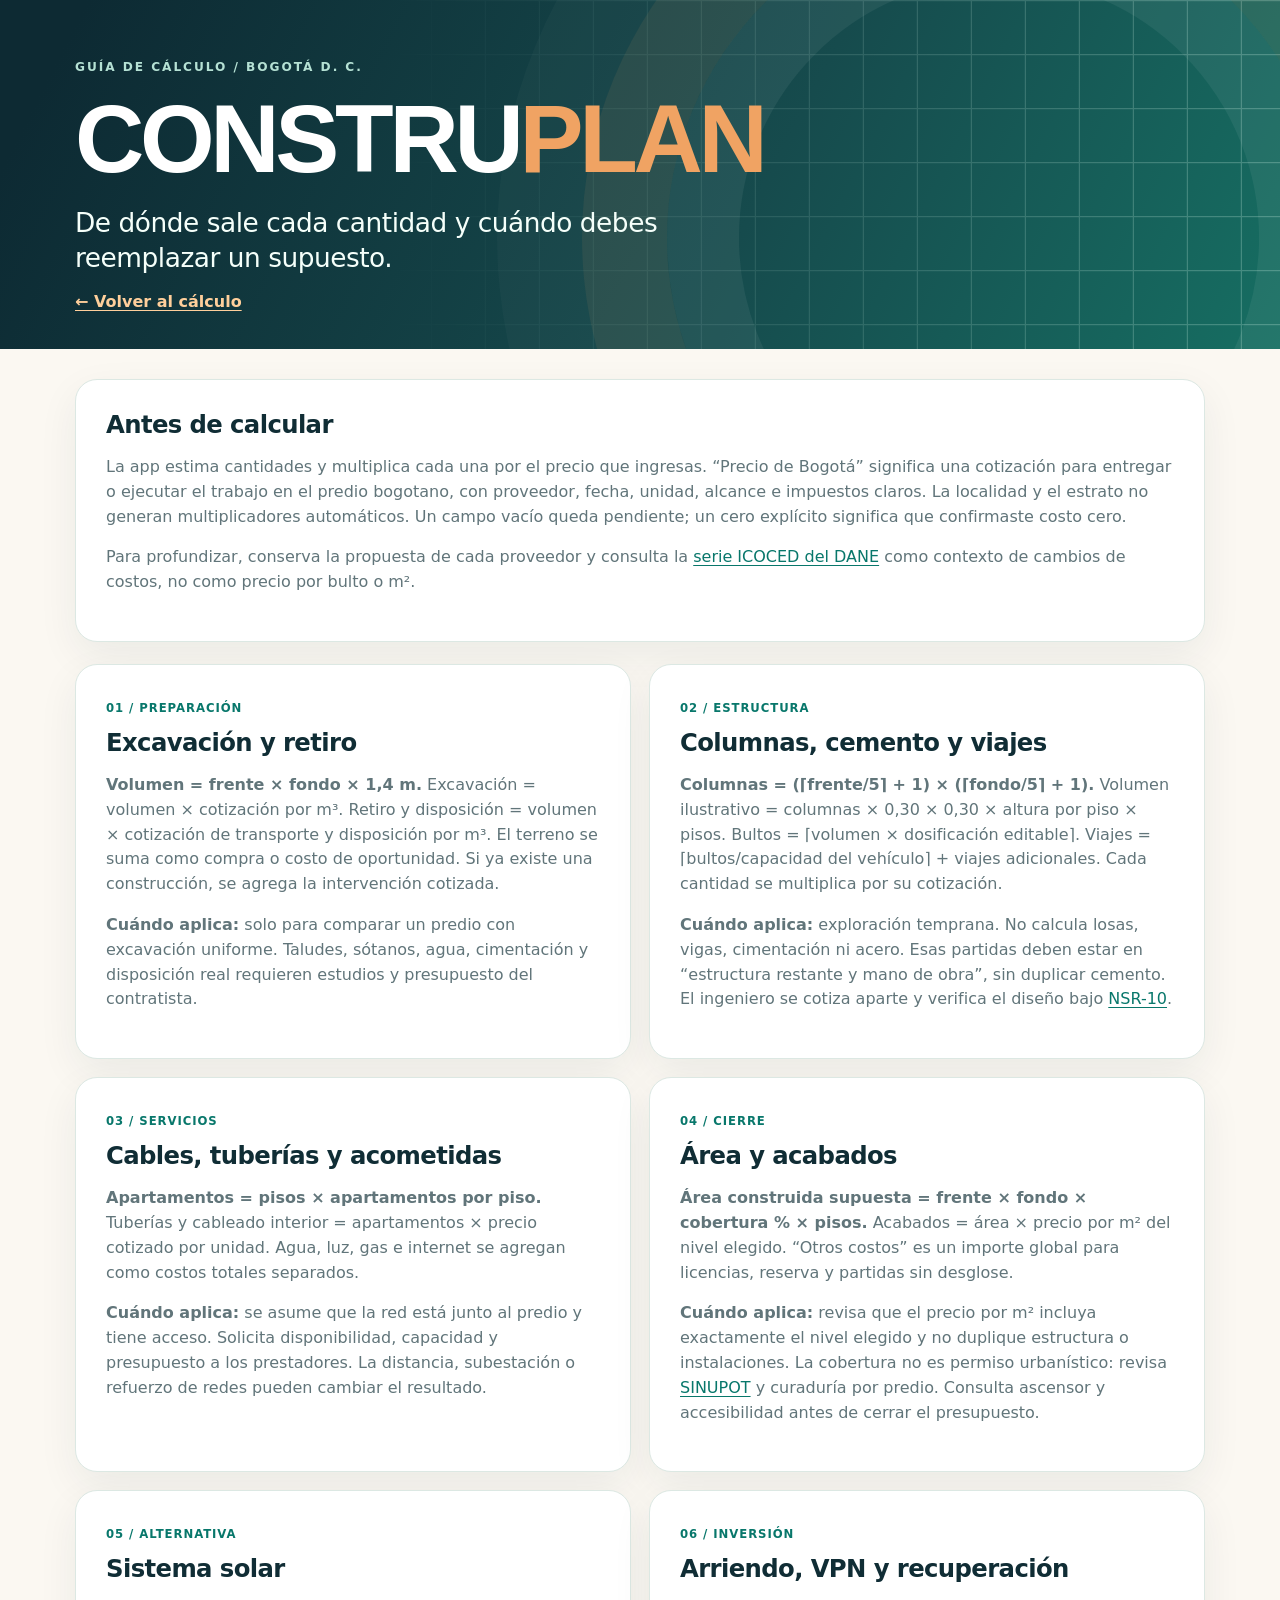
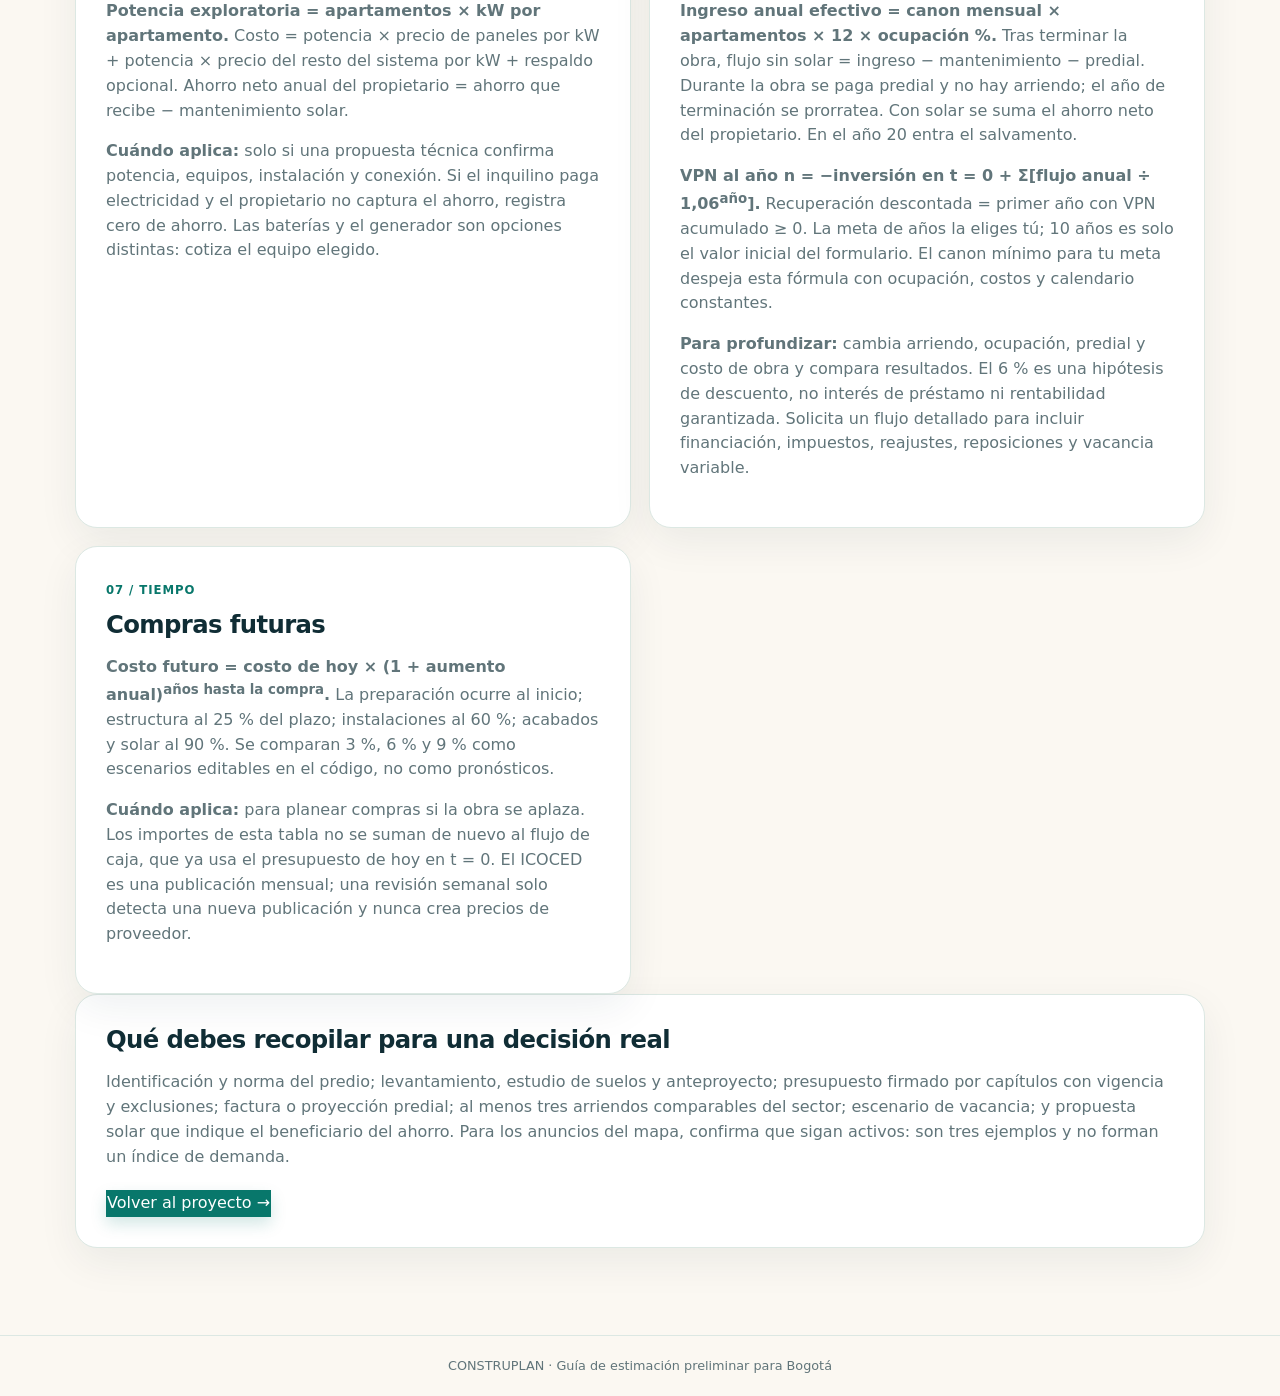
<file: public/metodologia.html>
<!doctype html>
<html lang="es">
<head>
  <meta charset="utf-8"><meta name="viewport" content="width=device-width, initial-scale=1">
  <meta name="description" content="Fórmulas, fuentes y límites de las estimaciones de CONSTRUPLAN para Bogotá.">
  <title>Fórmulas y fuentes · CONSTRUPLAN</title><link rel="stylesheet" href="styles.css">
</head>
<body>
  <header class="hero"><div class="shell"><p class="eyebrow">Guía de cálculo / Bogotá D. C.</p><h1>CONSTRU<span>PLAN</span></h1><p class="hero-copy">De dónde sale cada cantidad y cuándo debes reemplazar un supuesto.</p><a class="back-link" href="index.html">← Volver al cálculo</a></div></header>
  <main class="shell guide">
    <section class="card"><h2>Antes de calcular</h2><p>La app estima cantidades y multiplica cada una por el precio que ingresas. “Precio de Bogotá” significa una cotización para entregar o ejecutar el trabajo en el predio bogotano, con proveedor, fecha, unidad, alcance e impuestos claros. La localidad y el estrato no generan multiplicadores automáticos. Un campo vacío queda pendiente; un cero explícito significa que confirmaste costo cero.</p><p>Para profundizar, conserva la propuesta de cada proveedor y consulta la <a href="https://www.dane.gov.co/index.php/estadisticas-por-tema/precios-y-costos/indice-de-costos-de-la-construccion-de-edificaciones-icoced" target="_blank" rel="noopener noreferrer">serie ICOCED del DANE</a> como contexto de cambios de costos, no como precio por bulto o m².</p></section>
    <div class="guide-grid">
      <section class="card" id="preparacion"><span class="method-index">01 / Preparación</span><h2>Excavación y retiro</h2><p><strong>Volumen = frente × fondo × 1,4 m.</strong> Excavación = volumen × cotización por m³. Retiro y disposición = volumen × cotización de transporte y disposición por m³. El terreno se suma como compra o costo de oportunidad. Si ya existe una construcción, se agrega la intervención cotizada.</p><p><strong>Cuándo aplica:</strong> solo para comparar un predio con excavación uniforme. Taludes, sótanos, agua, cimentación y disposición real requieren estudios y presupuesto del contratista.</p></section>
      <section class="card" id="estructura"><span class="method-index">02 / Estructura</span><h2>Columnas, cemento y viajes</h2><p><strong>Columnas = (⌈frente/5⌉ + 1) × (⌈fondo/5⌉ + 1).</strong> Volumen ilustrativo = columnas × 0,30 × 0,30 × altura por piso × pisos. Bultos = ⌈volumen × dosificación editable⌉. Viajes = ⌈bultos/capacidad del vehículo⌉ + viajes adicionales. Cada cantidad se multiplica por su cotización.</p><p><strong>Cuándo aplica:</strong> exploración temprana. No calcula losas, vigas, cimentación ni acero. Esas partidas deben estar en “estructura restante y mano de obra”, sin duplicar cemento. El ingeniero se cotiza aparte y verifica el diseño bajo <a href="https://minvivienda.gov.co/normativa/decreto-0926-2010" target="_blank" rel="noopener noreferrer">NSR-10</a>.</p></section>
      <section class="card" id="instalaciones"><span class="method-index">03 / Servicios</span><h2>Cables, tuberías y acometidas</h2><p><strong>Apartamentos = pisos × apartamentos por piso.</strong> Tuberías y cableado interior = apartamentos × precio cotizado por unidad. Agua, luz, gas e internet se agregan como costos totales separados.</p><p><strong>Cuándo aplica:</strong> se asume que la red está junto al predio y tiene acceso. Solicita disponibilidad, capacidad y presupuesto a los prestadores. La distancia, subestación o refuerzo de redes pueden cambiar el resultado.</p></section>
      <section class="card" id="acabados"><span class="method-index">04 / Cierre</span><h2>Área y acabados</h2><p><strong>Área construida supuesta = frente × fondo × cobertura % × pisos.</strong> Acabados = área × precio por m² del nivel elegido. “Otros costos” es un importe global para licencias, reserva y partidas sin desglose.</p><p><strong>Cuándo aplica:</strong> revisa que el precio por m² incluya exactamente el nivel elegido y no duplique estructura o instalaciones. La cobertura no es permiso urbanístico: revisa <a href="https://bogota.gov.co/mi-ciudad/planeacion/conoce-que-es-el-sinupot" target="_blank" rel="noopener noreferrer">SINUPOT</a> y curaduría por predio. Consulta ascensor y accesibilidad antes de cerrar el presupuesto.</p></section>
      <section class="card" id="solar"><span class="method-index">05 / Alternativa</span><h2>Sistema solar</h2><p><strong>Potencia exploratoria = apartamentos × kW por apartamento.</strong> Costo = potencia × precio de paneles por kW + potencia × precio del resto del sistema por kW + respaldo opcional. Ahorro neto anual del propietario = ahorro que recibe − mantenimiento solar.</p><p><strong>Cuándo aplica:</strong> solo si una propuesta técnica confirma potencia, equipos, instalación y conexión. Si el inquilino paga electricidad y el propietario no captura el ahorro, registra cero de ahorro. Las baterías y el generador son opciones distintas: cotiza el equipo elegido.</p></section>
      <section class="card" id="flujo"><span class="method-index">06 / Inversión</span><h2>Arriendo, VPN y recuperación</h2><p><strong>Ingreso anual efectivo = canon mensual × apartamentos × 12 × ocupación %.</strong> Tras terminar la obra, flujo sin solar = ingreso − mantenimiento − predial. Durante la obra se paga predial y no hay arriendo; el año de terminación se prorratea. Con solar se suma el ahorro neto del propietario. En el año 20 entra el salvamento.</p><p><strong>VPN al año n = −inversión en t = 0 + Σ[flujo anual ÷ 1,06<sup>año</sup>].</strong> Recuperación descontada = primer año con VPN acumulado ≥ 0. La meta de años la eliges tú; 10 años es solo el valor inicial del formulario. El canon mínimo para tu meta despeja esta fórmula con ocupación, costos y calendario constantes.</p><p><strong>Para profundizar:</strong> cambia arriendo, ocupación, predial y costo de obra y compara resultados. El 6 % es una hipótesis de descuento, no interés de préstamo ni rentabilidad garantizada. Solicita un flujo detallado para incluir financiación, impuestos, reajustes, reposiciones y vacancia variable.</p></section>
      <section class="card" id="etapas"><span class="method-index">07 / Tiempo</span><h2>Compras futuras</h2><p><strong>Costo futuro = costo de hoy × (1 + aumento anual)<sup>años hasta la compra</sup>.</strong> La preparación ocurre al inicio; estructura al 25 % del plazo; instalaciones al 60 %; acabados y solar al 90 %. Se comparan 3 %, 6 % y 9 % como escenarios editables en el código, no como pronósticos.</p><p><strong>Cuándo aplica:</strong> para planear compras si la obra se aplaza. Los importes de esta tabla no se suman de nuevo al flujo de caja, que ya usa el presupuesto de hoy en t = 0. El ICOCED es una publicación mensual; una revisión semanal solo detecta una nueva publicación y nunca crea precios de proveedor.</p></section>
    </div>
    <section class="card"><h2>Qué debes recopilar para una decisión real</h2><p>Identificación y norma del predio; levantamiento, estudio de suelos y anteproyecto; presupuesto firmado por capítulos con vigencia y exclusiones; factura o proyección predial; al menos tres arriendos comparables del sector; escenario de vacancia; y propuesta solar que indique el beneficiario del ahorro. Para los anuncios del mapa, confirma que sigan activos: son tres ejemplos y no forman un índice de demanda.</p><a class="primary guide-button" href="index.html">Volver al proyecto →</a></section>
  </main>
  <footer>CONSTRUPLAN · Guía de estimación preliminar para Bogotá</footer>
</body>
</html>
</file>
<file: public/styles.css>
:root {
  color-scheme: light;
  --navy: #102d35;
  --deep: #16454a;
  --teal: #08776b;
  --jade: #158b78;
  --coral: #f0a363;
  --cream: #fbf8f2;
  --paper: #ffffff;
  --mint: #e8f4ef;
  --ink: #1a3236;
  --muted: #61757a;
  --line: #dce8e3;
  --danger: #a13f38;
  --shadow: 0 14px 40px rgba(16, 45, 53, .065);
}
* { box-sizing: border-box; }
html { scroll-behavior: smooth; }
body { margin: 0; background: var(--cream); color: var(--ink); font: 16px/1.55 system-ui, -apple-system, "Segoe UI", sans-serif; }
.shell { width: min(1130px, calc(100% - 44px)); margin: auto; }
[hidden] { display: none !important; }
a { color: var(--teal); text-underline-offset: 3px; }

.hero { position: relative; isolation: isolate; overflow: hidden; color: white; background: linear-gradient(117deg, #0d2a33 6%, #164b4d 59%, #166e62); padding: 58px 0 34px; }
.hero::before { content: ""; position: absolute; inset: 0; z-index: -1; opacity: .25; background-image: linear-gradient(90deg, transparent 97%, #d9f9eb 98%), linear-gradient(0deg, transparent 97%, #d9f9eb 98%); background-size: 54px 54px; mask-image: linear-gradient(90deg, transparent 30%, black 100%); }
.hero::after { content: ""; position: absolute; z-index: -1; right: -4%; top: -27%; width: 520px; aspect-ratio: 1; border: 72px solid rgba(255,255,255,.06); border-radius: 50%; box-shadow: 0 0 0 85px rgba(240,163,99,.08), 0 0 0 170px rgba(255,255,255,.025); }
.eyebrow { margin: 0; font-size: .76rem; letter-spacing: .16em; text-transform: uppercase; font-weight: 800; color: #b5e1d4; }
.hero h1 { font-family: "Avenir Next", "Trebuchet MS", "Segoe UI", sans-serif; font-size: clamp(3rem, 8vw, 6rem); line-height: 1; letter-spacing: -.045em; margin: 14px 0; }
.hero h1 span { color: var(--coral); }
.hero-copy { max-width: 720px; font-size: clamp(1.18rem, 2.4vw, 1.65rem); line-height: 1.35; letter-spacing: -.018em; margin: 18px 0 10px; color: #f5fffa; }
.hero-caption { margin: 0 0 35px; color: #bce4d5; font-size: .96rem; }
.hero-meta { display: flex; flex-wrap: wrap; gap: 10px; border-top: 1px solid #c4e8da55; padding-top: 16px; }
.hero-meta span { border: 1px solid #dbf9e044; border-radius: 100px; padding: 5px 12px; color: #e1f5ec; font-size: .78rem; font-weight: 700; backdrop-filter: blur(4px); }

main { padding: 27px 0 65px; }
.intro { border-radius: 15px; background: #fff1df; color: #563c2e; border: 1px solid #f4d3aa; padding: 18px 22px; margin-bottom: 25px; box-shadow: 0 5px 22px #c7894d15; }
.intro strong { color: #60372a; }
.city-context { display:grid; grid-template-columns: .92fr 1.08fr; gap:18px; padding:26px; margin-bottom:23px; border-radius:22px; background:#123c43; color:#e6f3ed; box-shadow:0 18px 42px #102d3524; }
.context-copy { align-self:center; padding:6px 8px; }
.context-copy h2 { color:white; font-size:clamp(1.6rem,3vw,2.3rem); margin:9px 0 14px; }
.context-copy p:not(.eyebrow) { color:#c5dfd7; margin:0; }
.city-indicator { margin-top:18px; padding:13px 15px; background:#ffffff13; border:1px solid #cce9dd33; border-radius:12px; font-size:.85rem; }
.city-indicator strong { display:block; color:#fff2d9; }
.city-indicator a { display:block; margin-top:5px; color:#ffcc93; }
.map-panel { min-width:0; }
#bogota-map { width:100%; height:325px; border-radius:15px; background:#d6e4da; color:var(--navy); display:grid; place-items:center; text-align:center; overflow:hidden; }
.map-note { color:#aacdc4; font-size:.72rem; margin:5px 2px 0; }
.case-grid { grid-column:1/-1; display:grid; grid-template-columns:repeat(3,minmax(0,1fr)); gap:12px; }
.case-card { padding:17px; border-radius:14px; background:#f7fbf6; color:var(--ink); }
.case-card span { display:block; color:var(--teal); font-weight:800; font-size:.77rem; text-transform:uppercase; letter-spacing:.06em; }
.case-card strong { display:block; font-size:1.28rem; color:var(--navy); margin:5px 0; }
.case-card p { color:var(--muted); font-size:.8rem; margin:0 0 9px; }
.case-card a { font-size:.8rem; font-weight:800; }
.snapshot-note { grid-column:1/-1; color:#b9d6cc; font-size:.76rem; margin:0; }
.back-link { display:inline-block; color:#ffcf9b; font-weight:800; margin-top:4px; }
.guide { padding-top:30px; }
.guide .card p { color:var(--muted); }
.guide-grid { display:grid; grid-template-columns:repeat(2,minmax(0,1fr)); gap:18px; }
.guide-grid .card { margin:0; scroll-margin-top:18px; }
.guide-grid h2 { margin:8px 0; }
.guide-button { display:inline-block; text-decoration:none; margin-top:5px; }
.formula-link { display:inline-block; margin-left:7px; color:var(--teal); font-size:.75rem; font-weight:700; letter-spacing:0; white-space:nowrap; }
.verdict { display:grid; grid-template-columns: 39% 1fr; overflow:hidden; border-radius:20px; margin-bottom:20px; background:#e2f3e9; border:1px solid #bddfce; box-shadow:var(--shadow); }
.verdict.unfavorable { background:#fff2e7; border-color:#edd0bd; }
.verdict-visual { position:relative; min-height:260px; overflow:hidden; }
.verdict-visual img { display:block; width:100%; height:100%; position:absolute; object-fit:cover; }
.trend-arrow { display:grid; place-items:center; position:absolute; right:20px; bottom:20px; width:68px; height:68px; border-radius:50%; background:#0a7868; color:white; font-size:3rem; font-weight:900; line-height:1; box-shadow:0 8px 24px #142e2b77; }
.unfavorable .trend-arrow { background:#bc624a; }
.verdict-copy { padding:26px 30px; align-self:center; }
.verdict-copy .eyebrow { color:var(--teal); }
.verdict-copy h2 { margin:8px 0; font-size:clamp(1.55rem,3vw,2.3rem); }
.verdict-copy p:not(.eyebrow) { margin:7px 0; color:#3e5b55; }
.verdict-copy .required-rent { border-top:1px solid #a9cfc0; padding-top:10px; font-weight:750; }
.roadmap { display:grid; grid-template-columns:repeat(4,minmax(0,1fr)); gap:0; margin-top:20px; }
.roadmap-point { position:relative; padding:30px 15px 0; border-top:3px solid #b6ddd0; }
.roadmap-point:before { content:""; position:absolute; width:14px; height:14px; border-radius:50%; background:var(--coral); top:-9px; left:15px; border:3px solid white; box-shadow:0 0 0 2px var(--coral); }
.roadmap-point strong { display:block; color:var(--navy); }
.roadmap-point span { color:var(--muted); font-size:.82rem; }
.recommendation-grid { display:grid; grid-template-columns:repeat(auto-fit,minmax(220px,1fr)); gap:12px; margin-top:17px; }
.recommendation { border:1px solid var(--line); border-radius:13px; background:#f7fbf8; padding:17px; }
.recommendation h3 { margin-bottom:7px; }
.recommendation p { margin:0; color:var(--muted); font-size:.84rem; }
.methodology { padding: 23px 25px 12px; border: 1px solid var(--line); border-radius: 22px; background: var(--paper); box-shadow: var(--shadow); margin-bottom: 23px; }
.method-heading { display: flex; gap: 30px; align-items: end; justify-content: space-between; padding-bottom: 18px; border-bottom: 1px solid var(--line); }
.method-heading .eyebrow { color: var(--teal); }
.method-heading h2 { margin-top: 5px; font-size: clamp(1.55rem, 3vw, 2rem); }
.method-heading > p { max-width: 350px; margin: 0; color: var(--muted); font-size: .91rem; }
.method-grid { display: grid; grid-template-columns: repeat(3, minmax(0, 1fr)); }
.method-grid > div { padding: 22px 20px 17px; }
.method-grid > div:not(:last-child) { border-right: 1px solid var(--line); }
.method-grid > div:first-child { padding-left: 0; }
.method-grid > div:last-child { padding-right: 0; }
.method-index { color: var(--teal); font-size: .73rem; letter-spacing: .08em; text-transform: uppercase; font-weight: 800; }
.method-grid h3 { font-size: 1.07rem; margin: 7px 0; }
.method-grid p { margin: 0; color: var(--muted); font-size: .86rem; }
.method-details { border-top: 1px solid var(--line); padding: 13px 0 3px; }
.method-details summary, .source-register summary, .provenance summary, .assumptions summary { cursor: pointer; color: var(--teal); font-weight: 800; }
.method-details .table-wrap { padding-top: 15px; }

.card { background: var(--paper); border: 1px solid var(--line); border-radius: 22px; box-shadow: var(--shadow); padding: 30px; margin-bottom: 22px; }
.section-heading { display: flex; align-items: start; gap: 17px; margin-bottom: 22px; }
.step { display: grid; place-items: center; flex: none; width: 43px; height: 43px; border-radius: 14px; background: var(--navy); color: #ffe0b4; font-size: .85rem; font-weight: 900; box-shadow: 0 6px 12px #0d353528; }
h2 { color: var(--navy); line-height: 1.2; margin: 0; font-size: 1.52rem; letter-spacing: -.025em; }
h3 { color: var(--deep); margin: 0 0 13px; font-size: 1rem; }
.section-heading p, .group-note { color: var(--muted); margin: 5px 0 0; font-size: .9rem; }
.grid { display: grid; grid-template-columns: repeat(auto-fit, minmax(205px, 1fr)); gap: 18px 20px; }
.reference-line { display: grid; grid-template-columns: 2fr 1fr; gap: 16px; }
label { display: block; color: var(--ink); font-weight: 680; font-size: .87rem; }
label small { display: block; margin-top: 5px; color: var(--muted); font-size: .76rem; line-height: 1.35; font-weight: 450; }
input, select { display: block; width: 100%; min-height: 44px; margin-top: 6px; padding: 9px 11px; border: 1px solid #b9cdc5; border-radius: 10px; background: #fcfefc; color: var(--ink); font: inherit; font-size: .92rem; transition: border-color .18s, box-shadow .18s; }
input::placeholder { color: #90a49e; }
input:hover, select:hover { border-color: var(--teal); }
input:focus, select:focus, button:focus-visible, summary:focus-visible { outline: 3px solid #f7bd75; outline-offset: 2px; box-shadow: 0 0 0 5px #f7bd7525; }
.cost-group { border-top: 1px solid var(--line); margin-top: 24px; padding-top: 19px; }
.cost-group .group-note { margin: -7px 0 15px; }
.source-intro { color: var(--muted); font-size: .85rem; margin: 14px 0 -5px; }
.suggestion { color:#657a70; font-size:.75rem; font-weight:450; }
.reference-panel { background:#f0f8f3; border-radius:12px; padding:14px 16px; margin-bottom:15px; }
.reference-panel p { margin:7px 0 0; color:var(--muted); font-size:.85rem; }
.reference-panel button:disabled { opacity:.55; cursor:default; }
.field-action { margin-top:6px; padding:5px 8px; font-size:.75rem; }
.solar-toggle-label { padding:11px 13px; border:1px solid #d8e7df; background:#f5faf6; border-radius:12px; }
.solar-toggle { display:block; position:relative; width:56px; height:30px; margin:8px 0; padding:0; border:0; border-radius:99px; background:#9aaba4; }
.solar-toggle span { position:absolute; width:22px; height:22px; top:4px; left:4px; background:white; border-radius:50%; transition:transform .2s; }
.solar-toggle[aria-checked="true"] { background:#08776b; }
.solar-toggle[aria-checked="true"] span { transform:translateX(26px); }
.solar-option { border:1px solid #c6e5d4; border-radius:15px; padding:18px; background:linear-gradient(135deg,#f1faf4,#fffbf2); }
.assumptions, .source-register { border-top: 1px solid var(--line); margin-top: 24px; padding-top: 17px; }
.assumptions .inside { padding-top: 17px; }
.source-register .group-note { margin: 8px 0 12px; }
.evidence-table input { min-width: 180px; margin: 0; }
.evidence-table td { vertical-align: middle; }

.actions { display: flex; align-items: center; flex-wrap: wrap; gap: 10px; margin-top: 27px; }
button { border-radius: 10px; padding: 11px 18px; font: inherit; font-size: .91rem; font-weight: 800; cursor: pointer; transition: transform .17s, background .17s, box-shadow .17s; }
button:hover { transform: translateY(-2px); }
.primary { border: 1px solid var(--teal); background: var(--teal); color: white; box-shadow: 0 7px 16px #08776b2d; }
.primary:hover { background: #03584f; }
.secondary { border: 1px solid #b5d9cb; background: #eaf7f1; color: var(--teal); }
.secondary:hover { background: #daf0e7; }
.text-button { border: 1px solid transparent; background: transparent; color: var(--muted); }
.text-button:hover { text-decoration: underline; }
.message { margin: 11px 0 0; min-height: 1em; color: var(--danger); font-weight: 750; }

.results { padding-top: 15px; }
.result-head { padding: 7px 4px 20px; }
.result-head .eyebrow { color: var(--teal); }
.result-head h2 { font-size: clamp(1.8rem, 4vw, 2.4rem); margin: 7px 0; }
.result-head p:last-child { margin: 0; color: var(--muted); }
.metrics { display: grid; grid-template-columns: repeat(auto-fit, minmax(220px, 1fr)); gap: 13px; margin-bottom: 14px; }
.metric { background: linear-gradient(140deg, #ecf7f2, #f7fbf7); border: 1px solid #d0e7d9; border-radius: 15px; padding: 17px; }
.metric span { display: block; color: #477367; font-size: .78rem; font-weight: 750; text-transform: uppercase; letter-spacing: .045em; }
.metric strong { display: block; color: var(--navy); font-size: 1.45rem; line-height: 1.25; margin: 6px 0; }
.metric small { display: block; color: var(--muted); font-size: .76rem; }
.source-quality { border: 1px solid #f0d7b0; border-left: 4px solid var(--coral); background: #fff7eb; color: #674730; border-radius: 10px; padding: 12px 15px; margin-bottom: 20px; font-size: .85rem; }
.source-quality.complete { border-color: #c4e1d1; border-left-color: var(--teal); background: #edf7f2; color: var(--teal); }
.comparison-grid, .sensitivity-grid { display: grid; grid-template-columns: repeat(auto-fit, minmax(195px, 1fr)); gap: 12px; margin-bottom: 22px; }
.comparison-grid .metric:nth-child(3), .comparison-grid .metric:nth-child(4) { background: #fff7eb; border-color: #f4ddc2; }
.result-card > h2 { margin-bottom: 8px; }
.result-card > .group-note { margin-bottom: 15px; }
.table-wrap { overflow: auto; }
table { border-collapse: collapse; width: 100%; min-width: 700px; font-size: .87rem; }
th, td { border-bottom: 1px solid var(--line); text-align: left; padding: 11px 10px; vertical-align: top; }
th { background: #f3f8f5; color: #4c6c66; text-transform: uppercase; font-size: .71rem; letter-spacing: .04em; }
td:not(:first-child), th:not(:first-child) { text-align: right; }
tfoot th, tfoot td { color: var(--navy); border-top: 2px solid #b7d3c8; font-weight: 850; }
.pending, .pending-list { color: var(--danger); font-weight: 700; }
.decision { background: #fff3e2; border-left: 5px solid var(--coral); border-radius: 10px; padding: 16px 19px; margin-top: 21px; }
.decision strong { color: #7d4a25; }
.decision p { margin: 4px 0 0; color: #70523e; }
.chart-wrap { margin: 10px 0 20px; }
.chart { border: 1px solid var(--line); border-radius: 14px; background: #f8fbf8; padding: 12px; }
.chart svg { display: block; width: 100%; height: auto; }
.legend { display: flex; gap: 20px; color: var(--muted); margin: 0 10px; font-size: .8rem; }
.legend span:before { content: ""; display: inline-block; width: 18px; height: 3px; vertical-align: middle; background: var(--teal); margin-right: 6px; }
.legend-solar:before { background: var(--coral) !important; }
.sensitivity-grid { margin: 20px 0 0; }
.provenance summary { font-size: 1.18rem; }
.provenance p { color: var(--muted); font-size: .85rem; }
.limits { background: #e9f3ed; border: 1px solid #cce1d4; border-radius: 17px; padding: 23px 27px; margin-bottom: 20px; }
.limits ul { margin: 12px 0 0; padding-left: 20px; }
.limits li { margin: 6px 0; }
.sources { padding: 6px 3px; color: var(--muted); font-size: .85rem; }
.sources h2 { font-size: 1rem; }
.sources p { margin: 6px 0; }
footer { border-top: 1px solid var(--line); text-align: center; color: var(--muted); padding: 20px; font-size: .8rem; }
@media (max-width: 750px) {
  .city-context { grid-template-columns:1fr; }
  .case-grid { grid-template-columns:1fr; }
  .guide-grid { grid-template-columns:1fr; }
  .verdict { grid-template-columns:1fr; }
  .verdict-visual { min-height:220px; }
  .roadmap { grid-template-columns:repeat(2,minmax(0,1fr)); row-gap:20px; }
  .method-heading { display: block; }
  .method-heading > p { max-width: none; margin-top: 8px; }
  .method-grid { grid-template-columns: 1fr; }
  .method-grid > div { padding: 16px 0; }
  .method-grid > div:not(:last-child) { border-right: none; border-bottom: 1px solid var(--line); }
  .reference-line { grid-template-columns: 1fr; }
}
@media (max-width: 590px) {
  .shell { width: min(100% - 28px, 1130px); }
  .hero { padding: 38px 0 25px; }
  .hero-meta { gap: 6px; }
  .hero-meta span { font-size: .71rem; }
  .card { padding: 20px; border-radius: 17px; }
  .methodology { padding: 18px 20px 10px; }
  .metrics { grid-template-columns: repeat(2, minmax(0, 1fr)); }
  .metric strong { font-size: 1.15rem; }
  .actions button { width: 100%; }
}
@media print {
  body { background: white; }
  .hero { color: var(--ink); background: white; padding: 10px 0; }
  .hero h1 span { color: var(--teal); }
  .hero-caption, .hero-meta, form, .methodology, .intro, .sources, .actions { display: none !important; }
  .results { display: block !important; }
  .card, .metric, .limits { box-shadow: none; break-inside: avoid; }
}
</file>
